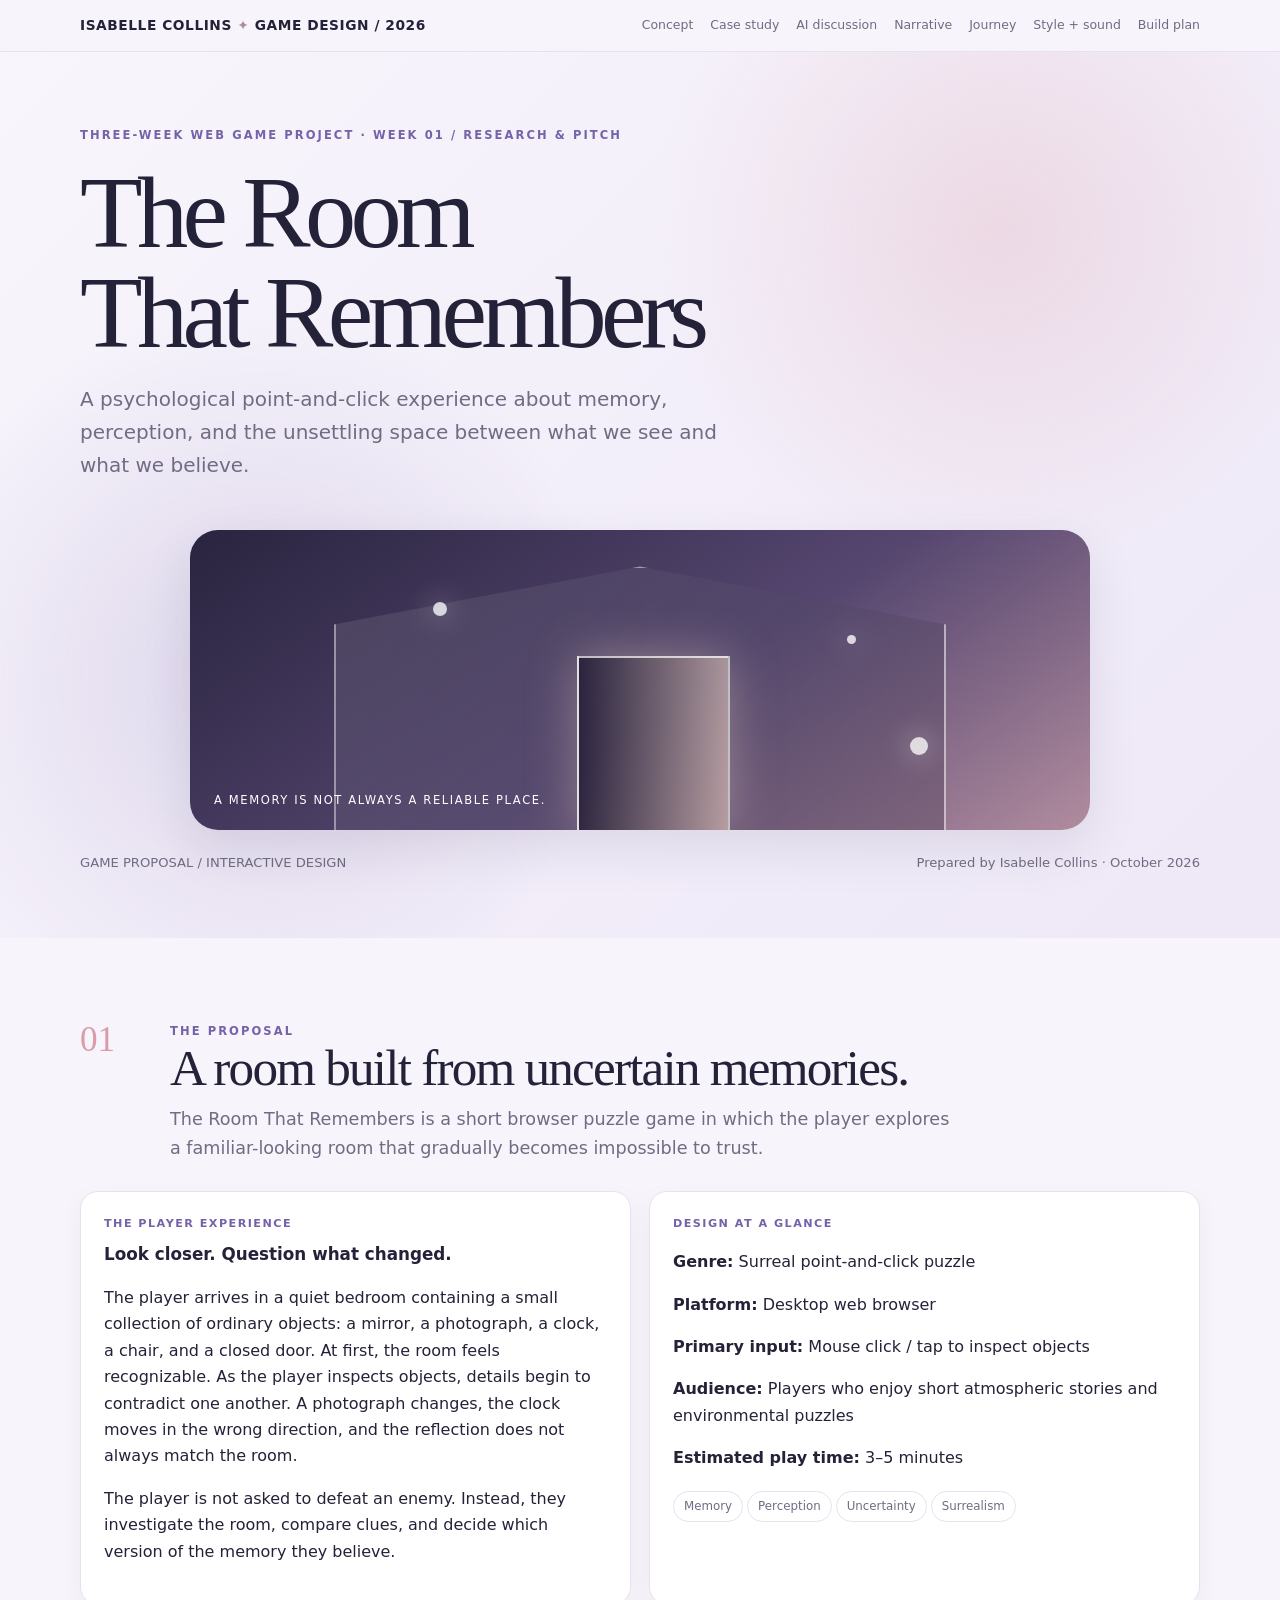
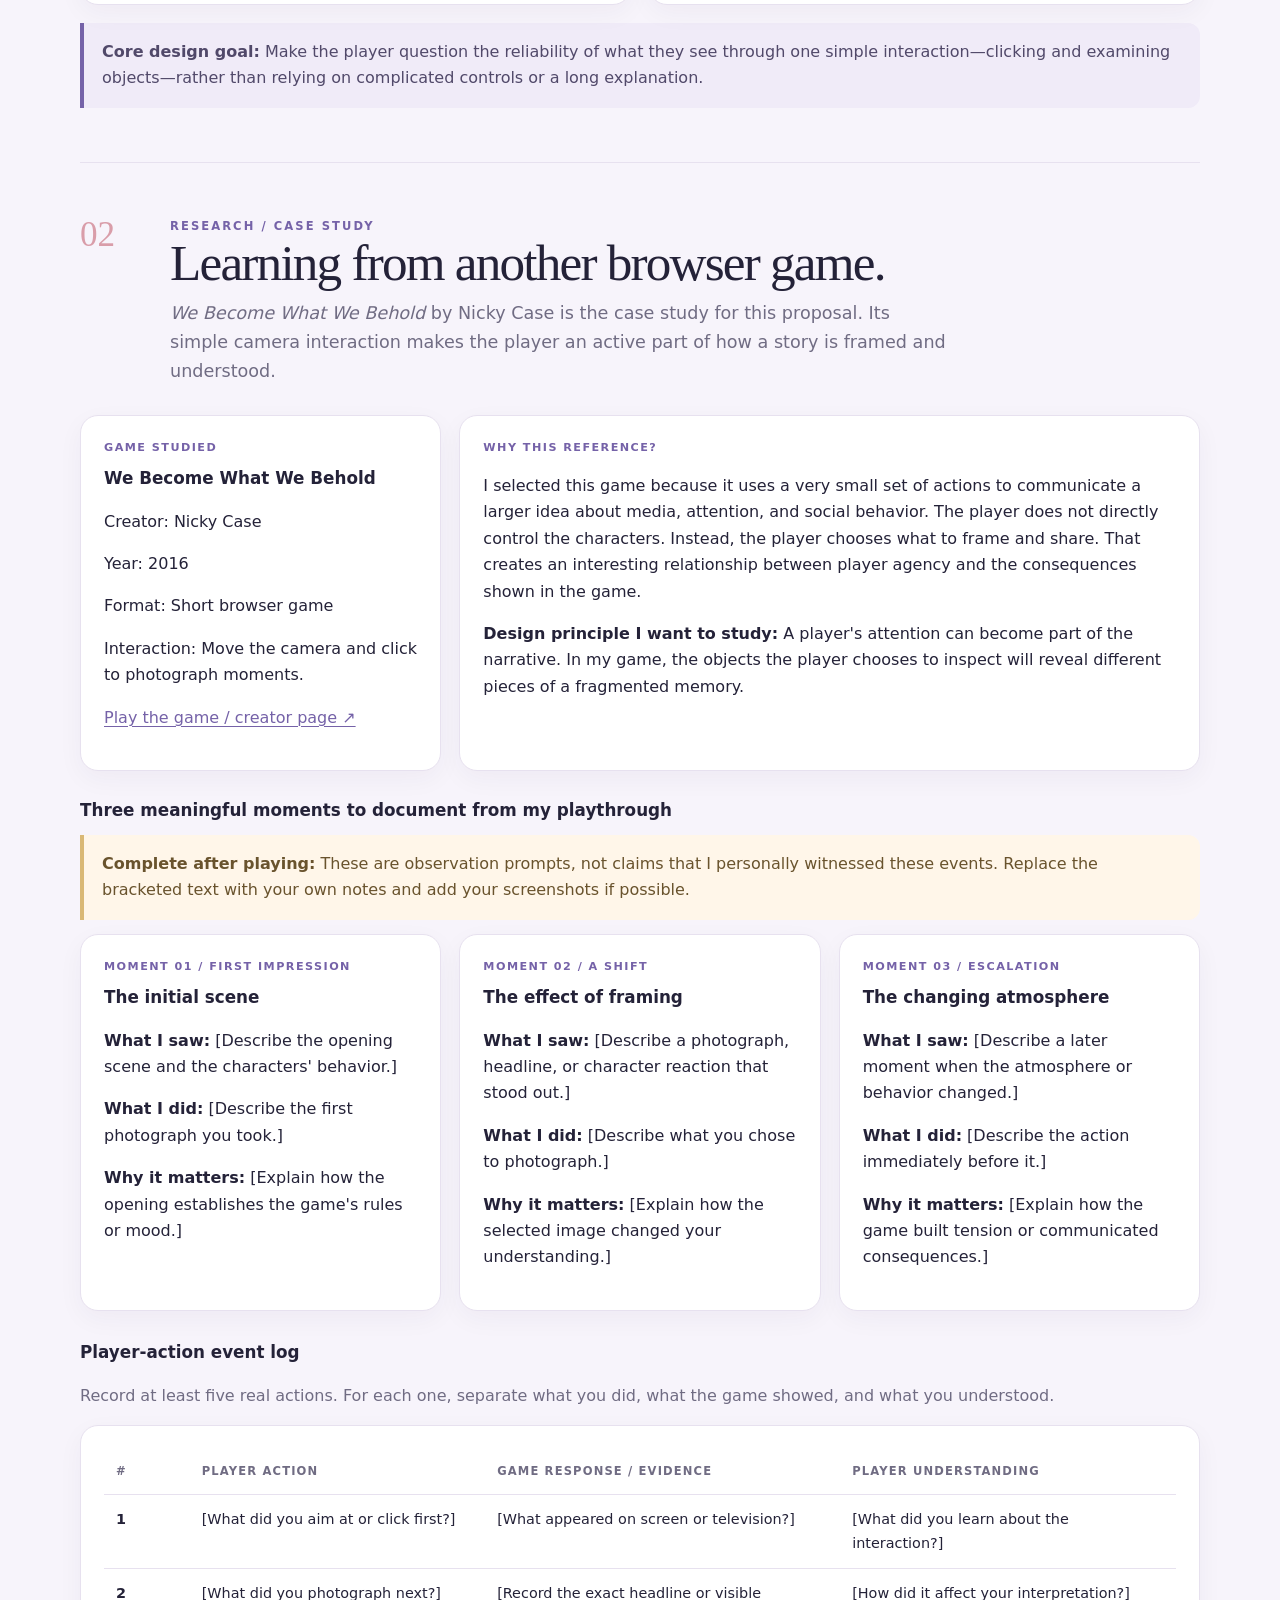
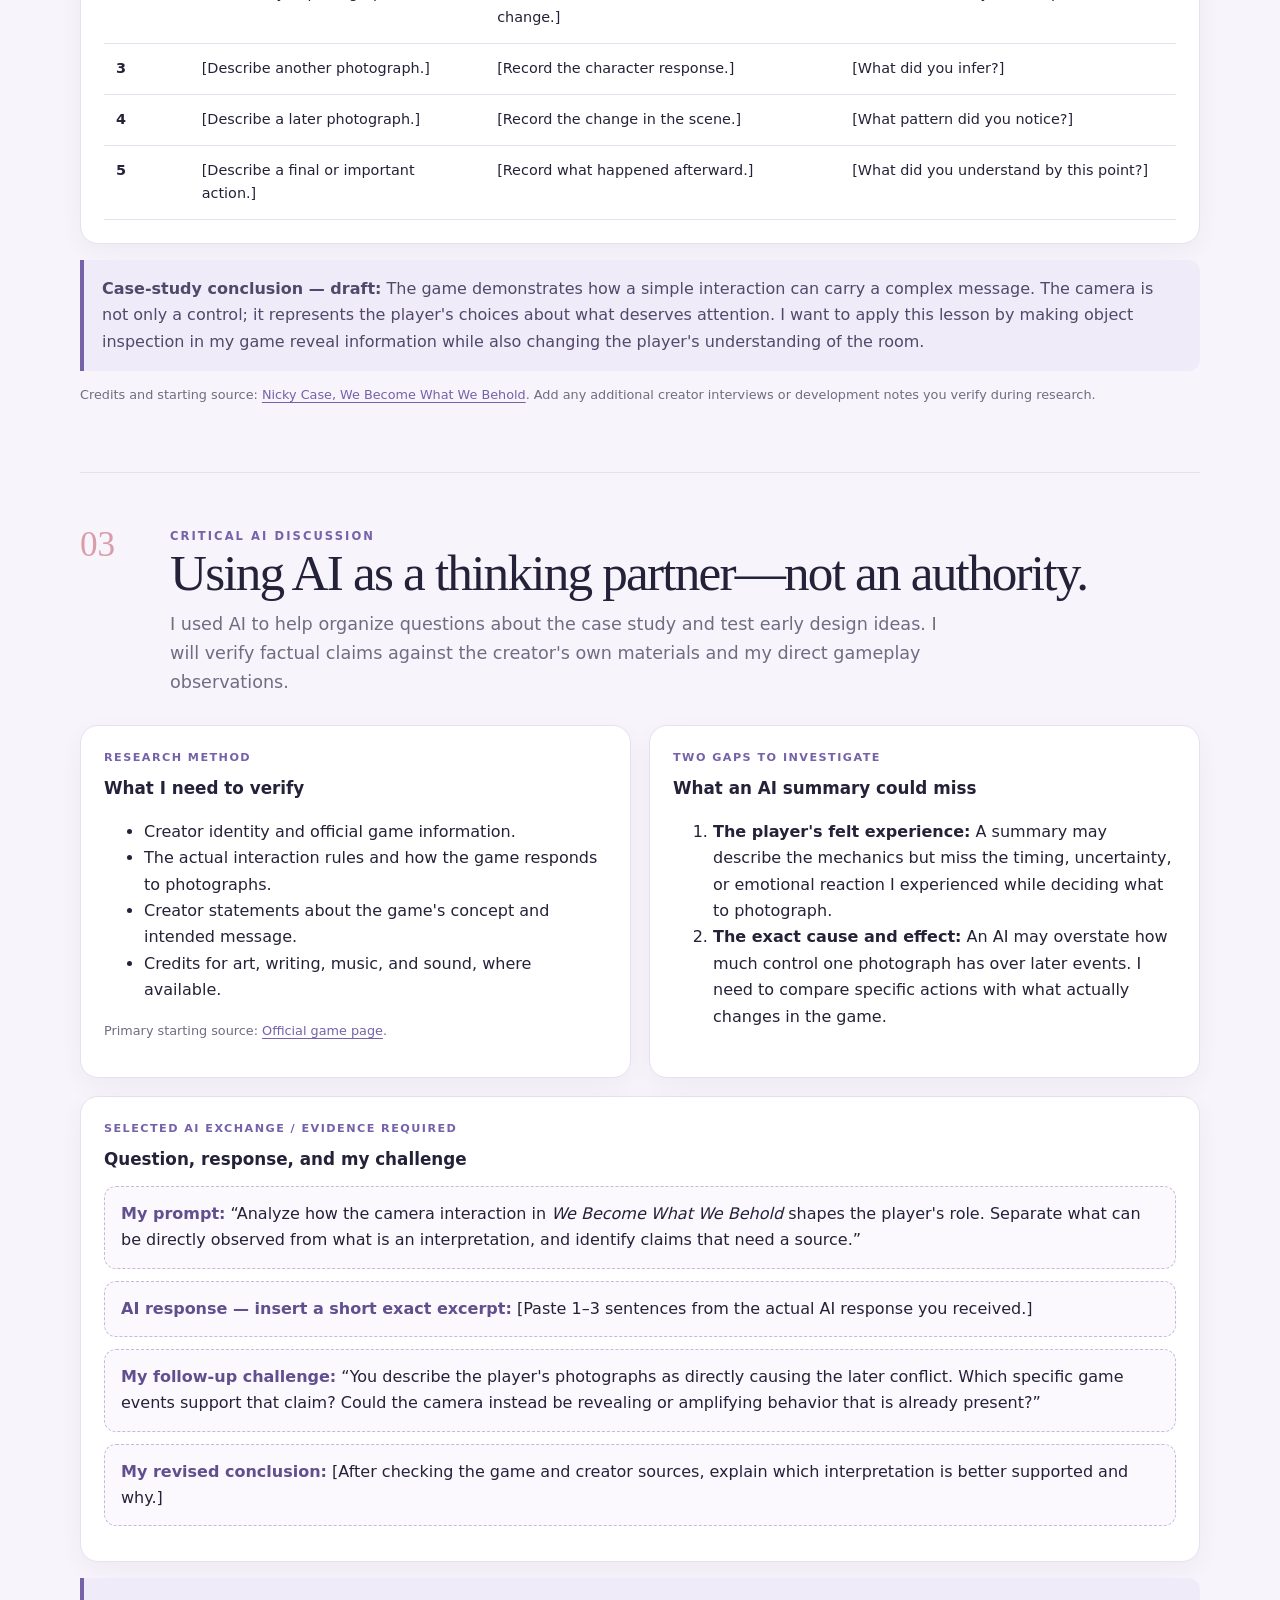
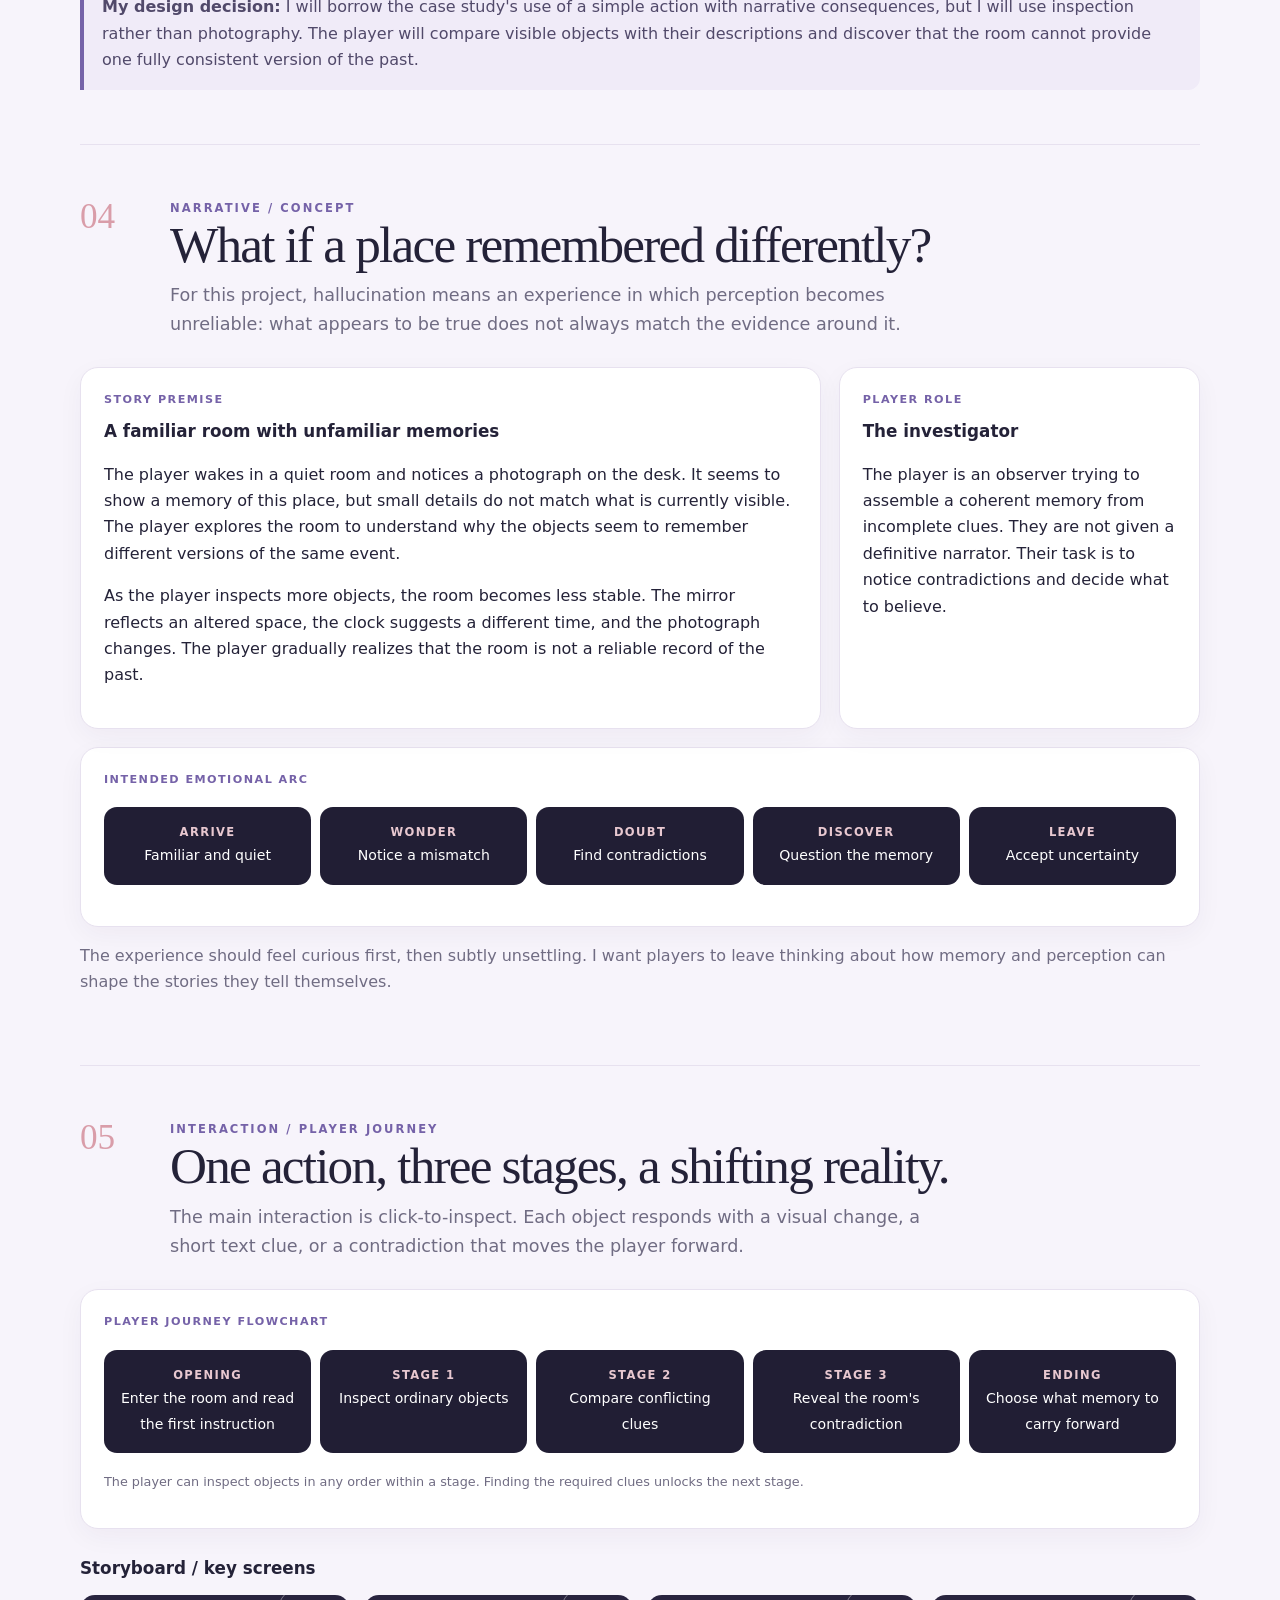
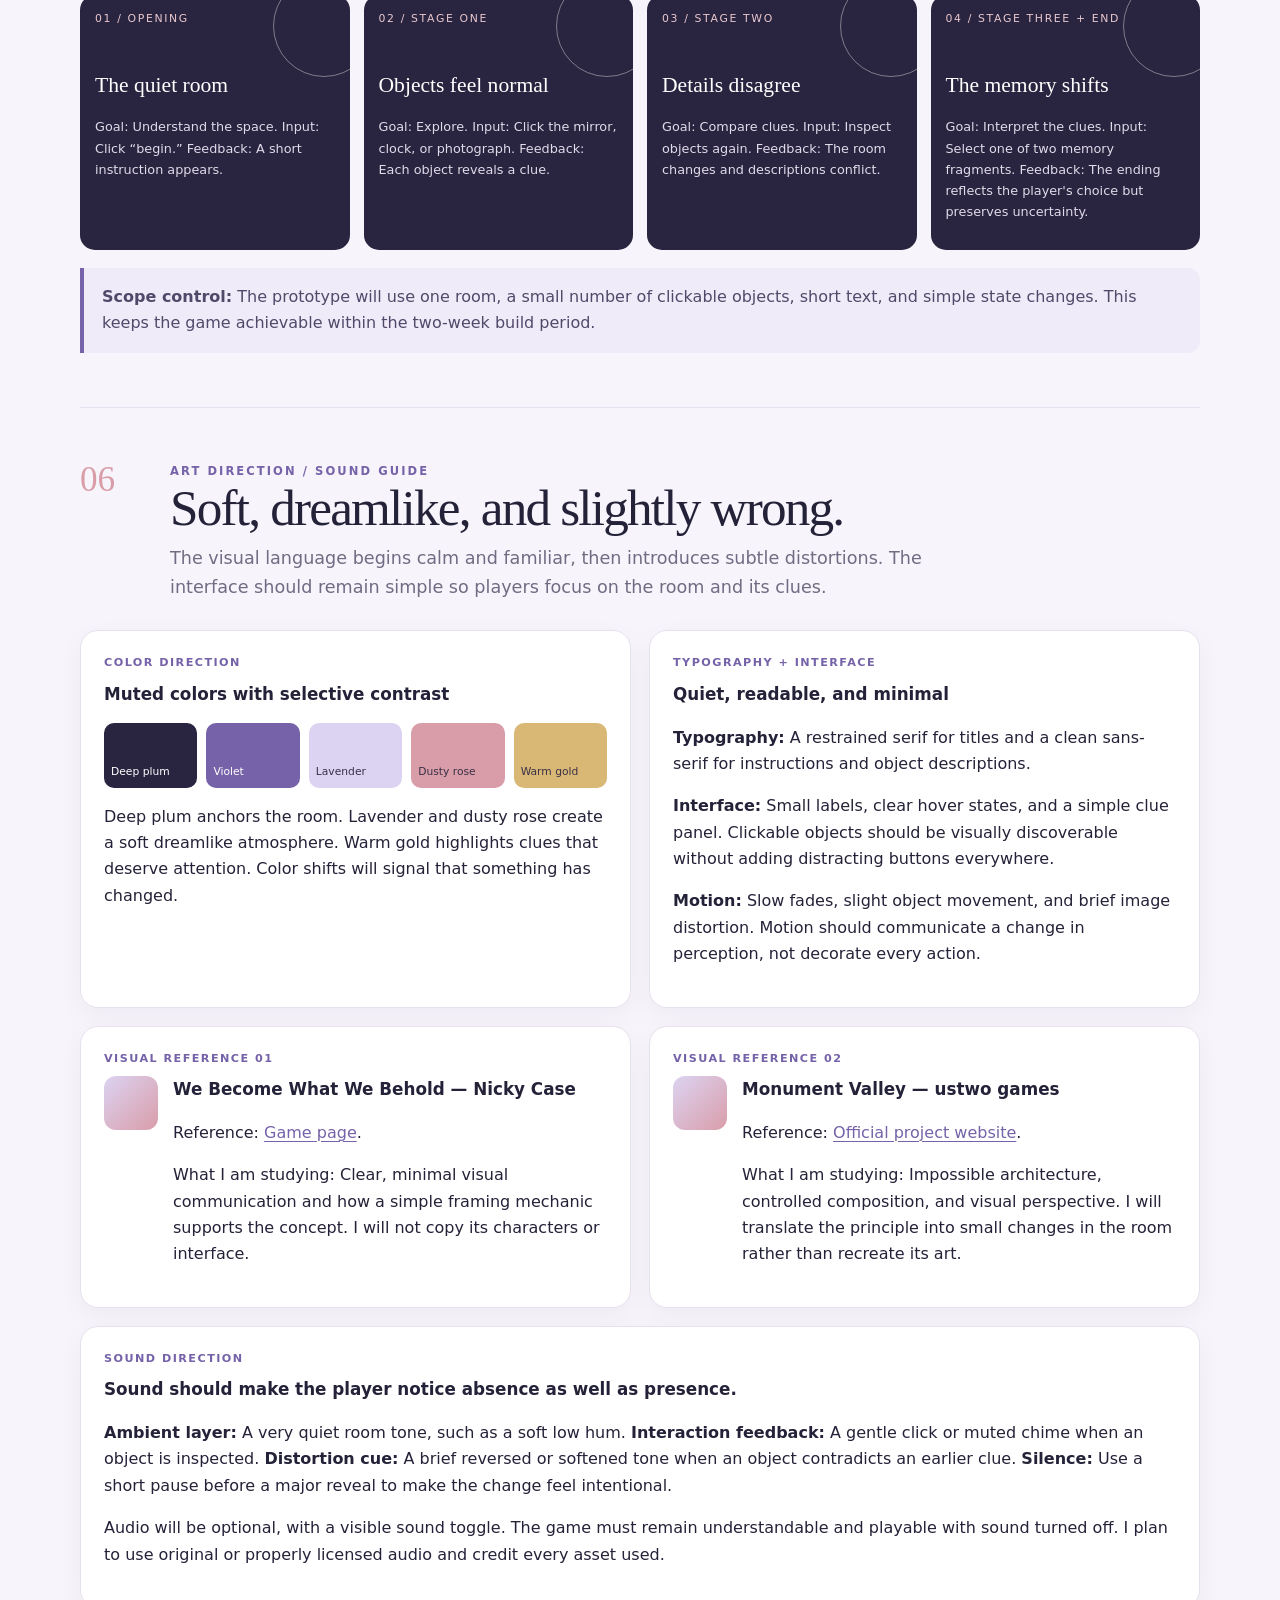
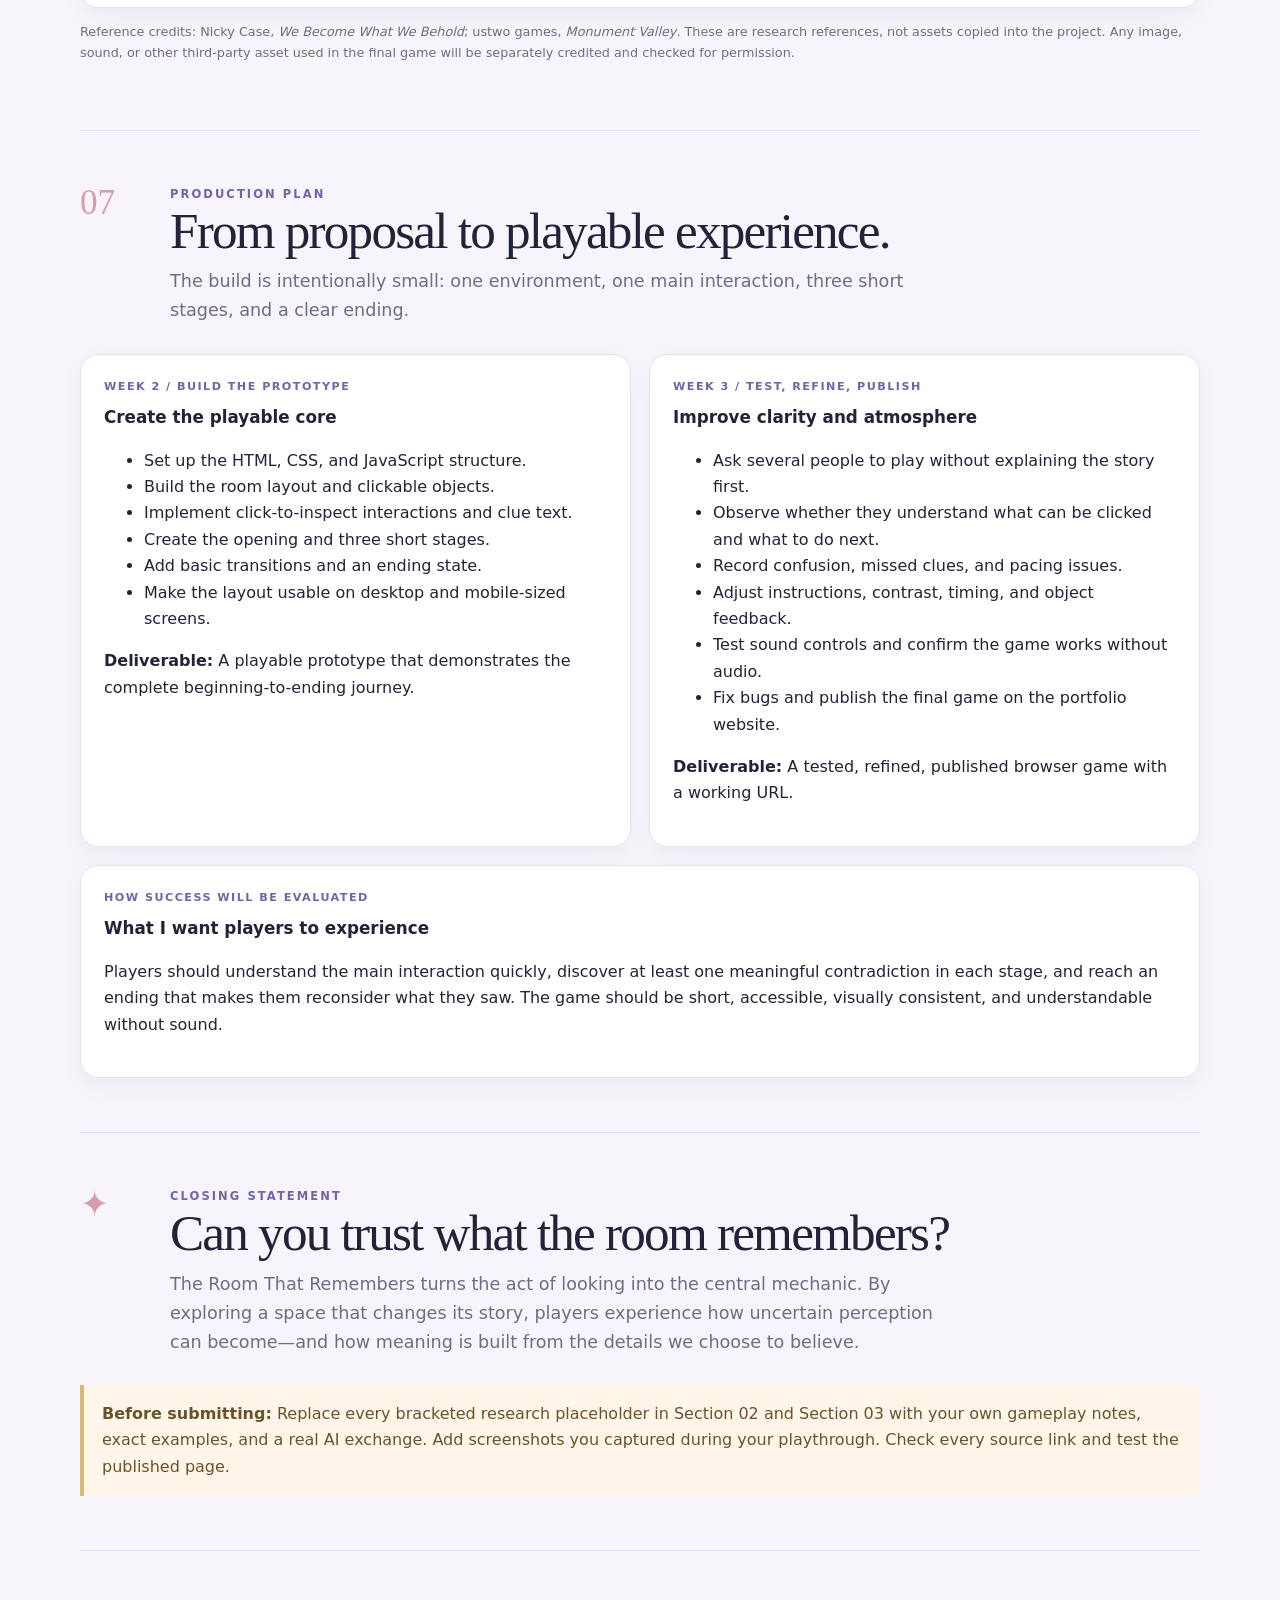
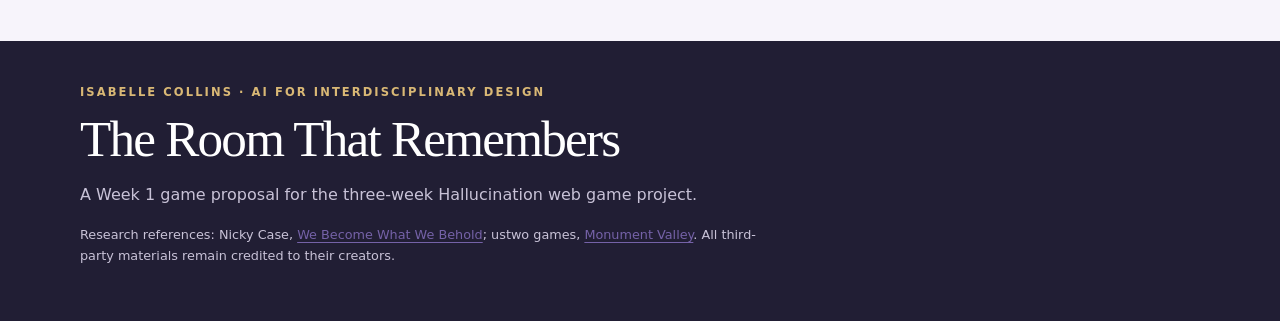
<file: hallucination-proposal.html>
<!DOCTYPE html>
<html lang="en">
<head>
<meta charset="UTF-8">
<meta name="viewport" content="width=device-width, initial-scale=1.0">
<meta name="description" content="The Room That Remembers — a browser game proposal about memory, perception, and hallucination.">
<title>The Room That Remembers | Game Proposal</title>
<style>
:root{
  --ink:#242238;--muted:#706c83;--paper:#f7f4fb;--white:#fff;
  --lav:#dcd3f2;--violet:#7562a8;--rose:#d99da9;--gold:#d9b875;
  --line:#e7e1ef;--dark:#211e34;--shadow:0 18px 50px rgba(39,29,67,.10);
}
*{box-sizing:border-box}
html{scroll-behavior:smooth}
body{margin:0;background:var(--paper);color:var(--ink);font-family:Inter,ui-sans-serif,system-ui,-apple-system,BlinkMacSystemFont,"Segoe UI",sans-serif;line-height:1.65}
a{color:var(--violet);text-decoration-thickness:1px;text-underline-offset:3px}
a:hover{color:#493c73}
.wrap{width:min(1120px,calc(100% - 40px));margin:auto}
nav{position:sticky;top:0;z-index:10;background:rgba(247,244,251,.92);backdrop-filter:blur(14px);border-bottom:1px solid var(--line)}
.navinner{display:flex;align-items:center;justify-content:space-between;gap:20px;padding:14px 0}
.brand{font-weight:800;letter-spacing:.04em;font-size:.86rem}
.navlinks{display:flex;gap:17px;flex-wrap:wrap;font-size:.78rem}
.navlinks a{text-decoration:none;color:var(--muted)}
.hero{padding:74px 0 64px;background:radial-gradient(circle at 78% 20%,rgba(217,157,169,.26),transparent 28%),radial-gradient(circle at 20% 70%,rgba(117,98,168,.18),transparent 30%),linear-gradient(135deg,#f8f5fc,#eee8f7)}
.eyebrow{text-transform:uppercase;letter-spacing:.18em;font-size:.72rem;font-weight:800;color:var(--violet)}
h1{font-family:Georgia,serif;font-size:clamp(3rem,8vw,6.5rem);line-height:.98;letter-spacing:-.055em;margin:18px 0;max-width:850px;font-weight:500}
.subtitle{font-size:clamp(1rem,2vw,1.25rem);color:var(--muted);max-width:650px}
.heroart{margin:48px auto 0;max-width:900px;min-height:300px;border-radius:28px;overflow:hidden;position:relative;background:linear-gradient(145deg,#29243f,#55466f 55%,#b18c9f);box-shadow:var(--shadow);display:flex;align-items:center;justify-content:center}
.room{position:absolute;inset:12% 16% 0;border:2px solid rgba(255,255,255,.48);border-bottom:0;clip-path:polygon(50% 0,100% 22%,100% 100%,0 100%,0 22%);background:linear-gradient(135deg,rgba(255,255,255,.10),rgba(20,17,39,.22))}
.door{position:absolute;bottom:0;left:43%;width:17%;height:58%;border:2px solid rgba(255,255,255,.7);border-bottom:0;background:linear-gradient(90deg,rgba(16,13,32,.6),rgba(255,225,202,.5));box-shadow:0 0 45px rgba(255,225,202,.35)}
.orb{position:absolute;border-radius:50%;background:rgba(255,255,255,.78);box-shadow:0 0 28px rgba(255,255,255,.55)}
.o1{width:14px;height:14px;top:24%;left:27%}.o2{width:9px;height:9px;top:35%;right:26%}.o3{width:18px;height:18px;bottom:25%;right:18%}
.artlabel{position:absolute;bottom:20px;left:24px;color:#fff;font-size:.72rem;letter-spacing:.14em;text-transform:uppercase}
.herofoot{display:flex;justify-content:space-between;gap:20px;flex-wrap:wrap;margin-top:22px;color:var(--muted);font-size:.82rem}
main{padding:30px 0 90px}
section{padding:54px 0;border-bottom:1px solid var(--line);scroll-margin-top:80px}
.sectionhead{display:grid;grid-template-columns:70px 1fr;gap:20px;align-items:start;margin-bottom:28px}
.num{font-family:Georgia,serif;font-size:2.2rem;color:var(--rose);line-height:1}
h2{font-family:Georgia,serif;font-size:clamp(2rem,4vw,3.2rem);line-height:1.05;font-weight:500;letter-spacing:-.035em;margin:0 0 10px}
h3{font-size:1.05rem;margin:0 0 8px}
.lead{font-size:1.1rem;color:var(--muted);max-width:780px;margin:0}
.grid{display:grid;grid-template-columns:repeat(12,1fr);gap:18px}
.card{background:var(--white);border:1px solid var(--line);border-radius:18px;padding:23px;box-shadow:0 8px 26px rgba(39,29,67,.045)}
.span6{grid-column:span 6}.span4{grid-column:span 4}.span8{grid-column:span 8}.span12{grid-column:span 12}
.kicker{font-size:.7rem;text-transform:uppercase;letter-spacing:.13em;color:var(--violet);font-weight:800;margin-bottom:8px}
.muted{color:var(--muted)}
.pill{display:inline-block;border:1px solid var(--line);border-radius:99px;padding:5px 10px;font-size:.74rem;color:var(--muted);margin:3px 4px 3px 0}
.note{background:#f0ebf8;border-left:4px solid var(--violet);padding:16px 18px;border-radius:0 12px 12px 0;color:#51496a}
.warning{background:#fff6e9;border-left:4px solid var(--gold);padding:16px 18px;border-radius:0 12px 12px 0;color:#69532d}
table{width:100%;border-collapse:collapse;font-size:.9rem}
th,td{text-align:left;vertical-align:top;padding:13px 12px;border-bottom:1px solid var(--line)}
th{font-size:.72rem;text-transform:uppercase;letter-spacing:.1em;color:var(--muted)}
td:first-child{font-weight:750;width:8%}
.flow{display:flex;align-items:stretch;gap:9px;flex-wrap:wrap;margin:18px 0}
.flow div{flex:1;min-width:125px;background:var(--dark);color:#fff;padding:16px;border-radius:13px;text-align:center}
.flow b{display:block;color:#e8c8d0;font-size:.72rem;letter-spacing:.12em;text-transform:uppercase}
.flow span{font-size:.88rem}
.story{display:grid;grid-template-columns:repeat(4,1fr);gap:14px}
.frame{background:#29243f;border-radius:15px;min-height:180px;padding:15px;color:#fff;position:relative;overflow:hidden}
.frame:before{content:"";position:absolute;width:100px;height:100px;border:1px solid rgba(255,255,255,.4);border-radius:50%;right:-25px;top:-20px}
.frame .frameNo{font-size:.68rem;letter-spacing:.15em;color:#e8c8d0}
.frame h3{font-family:Georgia,serif;font-size:1.35rem;font-weight:500;margin-top:40px}
.frame p{font-size:.8rem;color:#e0dbea}
.palette{display:flex;gap:9px;margin:14px 0}
.swatch{height:65px;flex:1;border-radius:10px;display:flex;align-items:end;padding:7px;color:#fff;font-size:.67rem}
.ref{display:flex;gap:15px;align-items:flex-start}
.refmark{width:54px;height:54px;border-radius:12px;background:linear-gradient(135deg,var(--lav),var(--rose));flex:none}
footer{background:var(--dark);color:#fff;padding:42px 0}
footer p{color:#c8c2d7;max-width:700px}
.small{font-size:.8rem}
.todo{border:1px dashed #c8b9dc;background:#fbf9fe;padding:14px 16px;border-radius:12px;margin:12px 0}
.todo strong{color:#624f8e}
@media(max-width:760px){
 .navinner{align-items:flex-start;flex-direction:column}.navlinks{gap:10px}
 .sectionhead{grid-template-columns:42px 1fr;gap:12px}
 .span6,.span4,.span8{grid-column:span 12}
 .story{grid-template-columns:repeat(2,1fr)}
 .hero{padding-top:50px}.heroart{min-height:230px}
 table{font-size:.8rem}th,td{padding:9px 7px}
}
@media(max-width:430px){.story{grid-template-columns:1fr}.wrap{width:min(100% - 28px,1120px)}}
</style>
</head>
<body>
<nav><div class="wrap navinner">
  <div class="brand">ISABELLE COLLINS <span style="color:#b18c9f">✦</span> GAME DESIGN / 2026</div>
  <div class="navlinks">
    <a href="#concept">Concept</a><a href="#case-study">Case study</a><a href="#ai">AI discussion</a>
    <a href="#narrative">Narrative</a><a href="#journey">Journey</a><a href="#style">Style + sound</a><a href="#plan">Build plan</a>
  </div>
</div></nav>

<header class="hero">
<div class="wrap">
  <div class="eyebrow">Three-week web game project · Week 01 / Research & pitch</div>
  <h1>The Room<br>That Remembers</h1>
  <p class="subtitle">A psychological point-and-click experience about memory, perception, and the unsettling space between what we see and what we believe.</p>
  <div class="heroart" role="img" aria-label="Abstract surreal room with a glowing doorway and floating lights">
    <div class="room"></div><div class="door"></div><div class="orb o1"></div><div class="orb o2"></div><div class="orb o3"></div>
    <div class="artlabel">A memory is not always a reliable place.</div>
  </div>
  <div class="herofoot"><span>GAME PROPOSAL / INTERACTIVE DESIGN</span><span>Prepared by Isabelle Collins · October 2026</span></div>
</div>
</header>

<main class="wrap">
<section id="concept">
  <div class="sectionhead"><div class="num">01</div><div><div class="eyebrow">The proposal</div><h2>A room built from uncertain memories.</h2><p class="lead">The Room That Remembers is a short browser puzzle game in which the player explores a familiar-looking room that gradually becomes impossible to trust.</p></div></div>
  <div class="grid">
    <article class="card span6"><div class="kicker">The player experience</div><h3>Look closer. Question what changed.</h3>
      <p>The player arrives in a quiet bedroom containing a small collection of ordinary objects: a mirror, a photograph, a clock, a chair, and a closed door. At first, the room feels recognizable. As the player inspects objects, details begin to contradict one another. A photograph changes, the clock moves in the wrong direction, and the reflection does not always match the room.</p>
      <p>The player is not asked to defeat an enemy. Instead, they investigate the room, compare clues, and decide which version of the memory they believe.</p>
    </article>
    <article class="card span6"><div class="kicker">Design at a glance</div>
      <p><strong>Genre:</strong> Surreal point-and-click puzzle</p><p><strong>Platform:</strong> Desktop web browser</p><p><strong>Primary input:</strong> Mouse click / tap to inspect objects</p><p><strong>Audience:</strong> Players who enjoy short atmospheric stories and environmental puzzles</p><p><strong>Estimated play time:</strong> 3–5 minutes</p>
      <div><span class="pill">Memory</span><span class="pill">Perception</span><span class="pill">Uncertainty</span><span class="pill">Surrealism</span></div>
    </article>
  </div>
  <div class="note" style="margin-top:18px"><strong>Core design goal:</strong> Make the player question the reliability of what they see through one simple interaction—clicking and examining objects—rather than relying on complicated controls or a long explanation.</div>
</section>

<section id="case-study">
  <div class="sectionhead"><div class="num">02</div><div><div class="eyebrow">Research / case study</div><h2>Learning from another browser game.</h2><p class="lead"><em>We Become What We Behold</em> by Nicky Case is the case study for this proposal. Its simple camera interaction makes the player an active part of how a story is framed and understood.</p></div></div>
  <div class="grid">
    <article class="card span4"><div class="kicker">Game studied</div><h3>We Become What We Behold</h3><p>Creator: Nicky Case</p><p>Year: 2016</p><p>Format: Short browser game</p><p>Interaction: Move the camera and click to photograph moments.</p><p><a href="https://ncase.itch.io/wbwwb" target="_blank" rel="noopener">Play the game / creator page ↗</a></p></article>
    <article class="card span8"><div class="kicker">Why this reference?</div><p>I selected this game because it uses a very small set of actions to communicate a larger idea about media, attention, and social behavior. The player does not directly control the characters. Instead, the player chooses what to frame and share. That creates an interesting relationship between player agency and the consequences shown in the game.</p><p><strong>Design principle I want to study:</strong> A player's attention can become part of the narrative. In my game, the objects the player chooses to inspect will reveal different pieces of a fragmented memory.</p></article>
  </div>
  <h3 style="margin:26px 0 10px">Three meaningful moments to document from my playthrough</h3>
  <div class="warning"><strong>Complete after playing:</strong> These are observation prompts, not claims that I personally witnessed these events. Replace the bracketed text with your own notes and add your screenshots if possible.</div>
  <div class="grid" style="margin-top:14px">
    <article class="card span4"><div class="kicker">Moment 01 / First impression</div><h3>The initial scene</h3><p><strong>What I saw:</strong> [Describe the opening scene and the characters' behavior.]</p><p><strong>What I did:</strong> [Describe the first photograph you took.]</p><p><strong>Why it matters:</strong> [Explain how the opening establishes the game's rules or mood.]</p></article>
    <article class="card span4"><div class="kicker">Moment 02 / A shift</div><h3>The effect of framing</h3><p><strong>What I saw:</strong> [Describe a photograph, headline, or character reaction that stood out.]</p><p><strong>What I did:</strong> [Describe what you chose to photograph.]</p><p><strong>Why it matters:</strong> [Explain how the selected image changed your understanding.]</p></article>
    <article class="card span4"><div class="kicker">Moment 03 / Escalation</div><h3>The changing atmosphere</h3><p><strong>What I saw:</strong> [Describe a later moment when the atmosphere or behavior changed.]</p><p><strong>What I did:</strong> [Describe the action immediately before it.]</p><p><strong>Why it matters:</strong> [Explain how the game built tension or communicated consequences.]</p></article>
  </div>
  <h3 style="margin:28px 0 10px">Player-action event log</h3>
  <p class="muted">Record at least five real actions. For each one, separate what you did, what the game showed, and what you understood.</p>
  <div class="card" style="overflow-x:auto">
    <table><thead><tr><th>#</th><th>Player action</th><th>Game response / evidence</th><th>Player understanding</th></tr></thead><tbody>
      <tr><td>1</td><td>[What did you aim at or click first?]</td><td>[What appeared on screen or television?]</td><td>[What did you learn about the interaction?]</td></tr>
      <tr><td>2</td><td>[What did you photograph next?]</td><td>[Record the exact headline or visible change.]</td><td>[How did it affect your interpretation?]</td></tr>
      <tr><td>3</td><td>[Describe another photograph.]</td><td>[Record the character response.]</td><td>[What did you infer?]</td></tr>
      <tr><td>4</td><td>[Describe a later photograph.]</td><td>[Record the change in the scene.]</td><td>[What pattern did you notice?]</td></tr>
      <tr><td>5</td><td>[Describe a final or important action.]</td><td>[Record what happened afterward.]</td><td>[What did you understand by this point?]</td></tr>
    </tbody></table>
  </div>
  <div class="note" style="margin-top:16px"><strong>Case-study conclusion — draft:</strong> The game demonstrates how a simple interaction can carry a complex message. The camera is not only a control; it represents the player's choices about what deserves attention. I want to apply this lesson by making object inspection in my game reveal information while also changing the player's understanding of the room.</div>
  <p class="small muted">Credits and starting source: <a href="https://ncase.itch.io/wbwwb" target="_blank" rel="noopener">Nicky Case, We Become What We Behold</a>. Add any additional creator interviews or development notes you verify during research.</p>
</section>

<section id="ai">
  <div class="sectionhead"><div class="num">03</div><div><div class="eyebrow">Critical AI discussion</div><h2>Using AI as a thinking partner—not an authority.</h2><p class="lead">I used AI to help organize questions about the case study and test early design ideas. I will verify factual claims against the creator's own materials and my direct gameplay observations.</p></div></div>
  <div class="grid">
    <article class="card span6"><div class="kicker">Research method</div><h3>What I need to verify</h3><ul><li>Creator identity and official game information.</li><li>The actual interaction rules and how the game responds to photographs.</li><li>Creator statements about the game's concept and intended message.</li><li>Credits for art, writing, music, and sound, where available.</li></ul><p class="small muted">Primary starting source: <a href="https://ncase.itch.io/wbwwb" target="_blank" rel="noopener">Official game page</a>.</p></article>
    <article class="card span6"><div class="kicker">Two gaps to investigate</div><h3>What an AI summary could miss</h3><ol><li><strong>The player's felt experience:</strong> A summary may describe the mechanics but miss the timing, uncertainty, or emotional reaction I experienced while deciding what to photograph.</li><li><strong>The exact cause and effect:</strong> An AI may overstate how much control one photograph has over later events. I need to compare specific actions with what actually changes in the game.</li></ol></article>
  </div>
  <div class="card" style="margin-top:18px"><div class="kicker">Selected AI exchange / evidence required</div><h3>Question, response, and my challenge</h3>
    <div class="todo"><strong>My prompt:</strong> “Analyze how the camera interaction in <em>We Become What We Behold</em> shapes the player's role. Separate what can be directly observed from what is an interpretation, and identify claims that need a source.”</div>
    <div class="todo"><strong>AI response — insert a short exact excerpt:</strong> [Paste 1–3 sentences from the actual AI response you received.]</div>
    <div class="todo"><strong>My follow-up challenge:</strong> “You describe the player's photographs as directly causing the later conflict. Which specific game events support that claim? Could the camera instead be revealing or amplifying behavior that is already present?”</div>
    <div class="todo"><strong>My revised conclusion:</strong> [After checking the game and creator sources, explain which interpretation is better supported and why.]</div>
  </div>
  <div class="note" style="margin-top:16px"><strong>My design decision:</strong> I will borrow the case study's use of a simple action with narrative consequences, but I will use inspection rather than photography. The player will compare visible objects with their descriptions and discover that the room cannot provide one fully consistent version of the past.</div>
</section>

<section id="narrative">
  <div class="sectionhead"><div class="num">04</div><div><div class="eyebrow">Narrative / concept</div><h2>What if a place remembered differently?</h2><p class="lead">For this project, hallucination means an experience in which perception becomes unreliable: what appears to be true does not always match the evidence around it.</p></div></div>
  <div class="grid">
    <article class="card span8"><div class="kicker">Story premise</div><h3>A familiar room with unfamiliar memories</h3><p>The player wakes in a quiet room and notices a photograph on the desk. It seems to show a memory of this place, but small details do not match what is currently visible. The player explores the room to understand why the objects seem to remember different versions of the same event.</p><p>As the player inspects more objects, the room becomes less stable. The mirror reflects an altered space, the clock suggests a different time, and the photograph changes. The player gradually realizes that the room is not a reliable record of the past.</p></article>
    <article class="card span4"><div class="kicker">Player role</div><h3>The investigator</h3><p>The player is an observer trying to assemble a coherent memory from incomplete clues. They are not given a definitive narrator. Their task is to notice contradictions and decide what to believe.</p></article>
  </div>
  <div class="card" style="margin-top:18px"><div class="kicker">Intended emotional arc</div><div class="flow"><div><b>Arrive</b><span>Familiar and quiet</span></div><div><b>Wonder</b><span>Notice a mismatch</span></div><div><b>Doubt</b><span>Find contradictions</span></div><div><b>Discover</b><span>Question the memory</span></div><div><b>Leave</b><span>Accept uncertainty</span></div></div></div>
  <p class="muted">The experience should feel curious first, then subtly unsettling. I want players to leave thinking about how memory and perception can shape the stories they tell themselves.</p>
</section>

<section id="journey">
  <div class="sectionhead"><div class="num">05</div><div><div class="eyebrow">Interaction / player journey</div><h2>One action, three stages, a shifting reality.</h2><p class="lead">The main interaction is click-to-inspect. Each object responds with a visual change, a short text clue, or a contradiction that moves the player forward.</p></div></div>
  <div class="card"><div class="kicker">Player journey flowchart</div>
    <div class="flow"><div><b>Opening</b><span>Enter the room and read the first instruction</span></div><div><b>Stage 1</b><span>Inspect ordinary objects</span></div><div><b>Stage 2</b><span>Compare conflicting clues</span></div><div><b>Stage 3</b><span>Reveal the room's contradiction</span></div><div><b>Ending</b><span>Choose what memory to carry forward</span></div></div>
    <p class="small muted">The player can inspect objects in any order within a stage. Finding the required clues unlocks the next stage.</p>
  </div>
  <h3 style="margin:26px 0 12px">Storyboard / key screens</h3>
  <div class="story">
    <article class="frame"><div class="frameNo">01 / OPENING</div><h3>The quiet room</h3><p>Goal: Understand the space. Input: Click “begin.” Feedback: A short instruction appears.</p></article>
    <article class="frame"><div class="frameNo">02 / STAGE ONE</div><h3>Objects feel normal</h3><p>Goal: Explore. Input: Click the mirror, clock, or photograph. Feedback: Each object reveals a clue.</p></article>
    <article class="frame"><div class="frameNo">03 / STAGE TWO</div><h3>Details disagree</h3><p>Goal: Compare clues. Input: Inspect objects again. Feedback: The room changes and descriptions conflict.</p></article>
    <article class="frame"><div class="frameNo">04 / STAGE THREE + END</div><h3>The memory shifts</h3><p>Goal: Interpret the clues. Input: Select one of two memory fragments. Feedback: The ending reflects the player's choice but preserves uncertainty.</p></article>
  </div>
  <div class="note" style="margin-top:18px"><strong>Scope control:</strong> The prototype will use one room, a small number of clickable objects, short text, and simple state changes. This keeps the game achievable within the two-week build period.</div>
</section>

<section id="style">
  <div class="sectionhead"><div class="num">06</div><div><div class="eyebrow">Art direction / sound guide</div><h2>Soft, dreamlike, and slightly wrong.</h2><p class="lead">The visual language begins calm and familiar, then introduces subtle distortions. The interface should remain simple so players focus on the room and its clues.</p></div></div>
  <div class="grid">
    <article class="card span6"><div class="kicker">Color direction</div><h3>Muted colors with selective contrast</h3><div class="palette"><div class="swatch" style="background:#29243f">Deep plum</div><div class="swatch" style="background:#7562a8">Violet</div><div class="swatch" style="background:#dcd3f2;color:#383047">Lavender</div><div class="swatch" style="background:#d99da9;color:#383047">Dusty rose</div><div class="swatch" style="background:#d9b875;color:#383047">Warm gold</div></div><p>Deep plum anchors the room. Lavender and dusty rose create a soft dreamlike atmosphere. Warm gold highlights clues that deserve attention. Color shifts will signal that something has changed.</p></article>
    <article class="card span6"><div class="kicker">Typography + interface</div><h3>Quiet, readable, and minimal</h3><p><strong>Typography:</strong> A restrained serif for titles and a clean sans-serif for instructions and object descriptions.</p><p><strong>Interface:</strong> Small labels, clear hover states, and a simple clue panel. Clickable objects should be visually discoverable without adding distracting buttons everywhere.</p><p><strong>Motion:</strong> Slow fades, slight object movement, and brief image distortion. Motion should communicate a change in perception, not decorate every action.</p></article>
    <article class="card span6"><div class="kicker">Visual reference 01</div><div class="ref"><div class="refmark"></div><div><h3>We Become What We Behold — Nicky Case</h3><p>Reference: <a href="https://ncase.itch.io/wbwwb" target="_blank" rel="noopener">Game page</a>.</p><p>What I am studying: Clear, minimal visual communication and how a simple framing mechanic supports the concept. I will not copy its characters or interface.</p></div></div></article>
    <article class="card span6"><div class="kicker">Visual reference 02</div><div class="ref"><div class="refmark"></div><div><h3>Monument Valley — ustwo games</h3><p>Reference: <a href="https://www.monumentvalleygame.com/" target="_blank" rel="noopener">Official project website</a>.</p><p>What I am studying: Impossible architecture, controlled composition, and visual perspective. I will translate the principle into small changes in the room rather than recreate its art.</p></div></div></article>
    <article class="card span12"><div class="kicker">Sound direction</div><h3>Sound should make the player notice absence as well as presence.</h3><p><strong>Ambient layer:</strong> A very quiet room tone, such as a soft low hum. <strong>Interaction feedback:</strong> A gentle click or muted chime when an object is inspected. <strong>Distortion cue:</strong> A brief reversed or softened tone when an object contradicts an earlier clue. <strong>Silence:</strong> Use a short pause before a major reveal to make the change feel intentional.</p><p>Audio will be optional, with a visible sound toggle. The game must remain understandable and playable with sound turned off. I plan to use original or properly licensed audio and credit every asset used.</p></article>
  </div>
  <p class="small muted">Reference credits: Nicky Case, <em>We Become What We Behold</em>; ustwo games, <em>Monument Valley</em>. These are research references, not assets copied into the project. Any image, sound, or other third-party asset used in the final game will be separately credited and checked for permission.</p>
</section>

<section id="plan">
  <div class="sectionhead"><div class="num">07</div><div><div class="eyebrow">Production plan</div><h2>From proposal to playable experience.</h2><p class="lead">The build is intentionally small: one environment, one main interaction, three short stages, and a clear ending.</p></div></div>
  <div class="grid">
    <article class="card span6"><div class="kicker">Week 2 / Build the prototype</div><h3>Create the playable core</h3><ul><li>Set up the HTML, CSS, and JavaScript structure.</li><li>Build the room layout and clickable objects.</li><li>Implement click-to-inspect interactions and clue text.</li><li>Create the opening and three short stages.</li><li>Add basic transitions and an ending state.</li><li>Make the layout usable on desktop and mobile-sized screens.</li></ul><p><strong>Deliverable:</strong> A playable prototype that demonstrates the complete beginning-to-ending journey.</p></article>
    <article class="card span6"><div class="kicker">Week 3 / Test, refine, publish</div><h3>Improve clarity and atmosphere</h3><ul><li>Ask several people to play without explaining the story first.</li><li>Observe whether they understand what can be clicked and what to do next.</li><li>Record confusion, missed clues, and pacing issues.</li><li>Adjust instructions, contrast, timing, and object feedback.</li><li>Test sound controls and confirm the game works without audio.</li><li>Fix bugs and publish the final game on the portfolio website.</li></ul><p><strong>Deliverable:</strong> A tested, refined, published browser game with a working URL.</p></article>
    <article class="card span12"><div class="kicker">How success will be evaluated</div><h3>What I want players to experience</h3><p>Players should understand the main interaction quickly, discover at least one meaningful contradiction in each stage, and reach an ending that makes them reconsider what they saw. The game should be short, accessible, visually consistent, and understandable without sound.</p></article>
  </div>
</section>

<section id="closing">
  <div class="sectionhead"><div class="num">✦</div><div><div class="eyebrow">Closing statement</div><h2>Can you trust what the room remembers?</h2><p class="lead">The Room That Remembers turns the act of looking into the central mechanic. By exploring a space that changes its story, players experience how uncertain perception can become—and how meaning is built from the details we choose to believe.</p></div></div>
  <div class="warning"><strong>Before submitting:</strong> Replace every bracketed research placeholder in Section 02 and Section 03 with your own gameplay notes, exact examples, and a real AI exchange. Add screenshots you captured during your playthrough. Check every source link and test the published page.</div>
</section>
</main>
<footer><div class="wrap"><div class="eyebrow" style="color:#d9b875">Isabelle Collins · AI for Interdisciplinary Design</div><h2 style="color:white;margin-top:10px">The Room That Remembers</h2><p>A Week 1 game proposal for the three-week Hallucination web game project.</p><p class="small">Research references: Nicky Case, <a href="https://ncase.itch.io/wbwwb">We Become What We Behold</a>; ustwo games, <a href="https://www.monumentvalleygame.com/">Monument Valley</a>. All third-party materials remain credited to their creators.</p></div></footer>
</body>
</html>
</file>
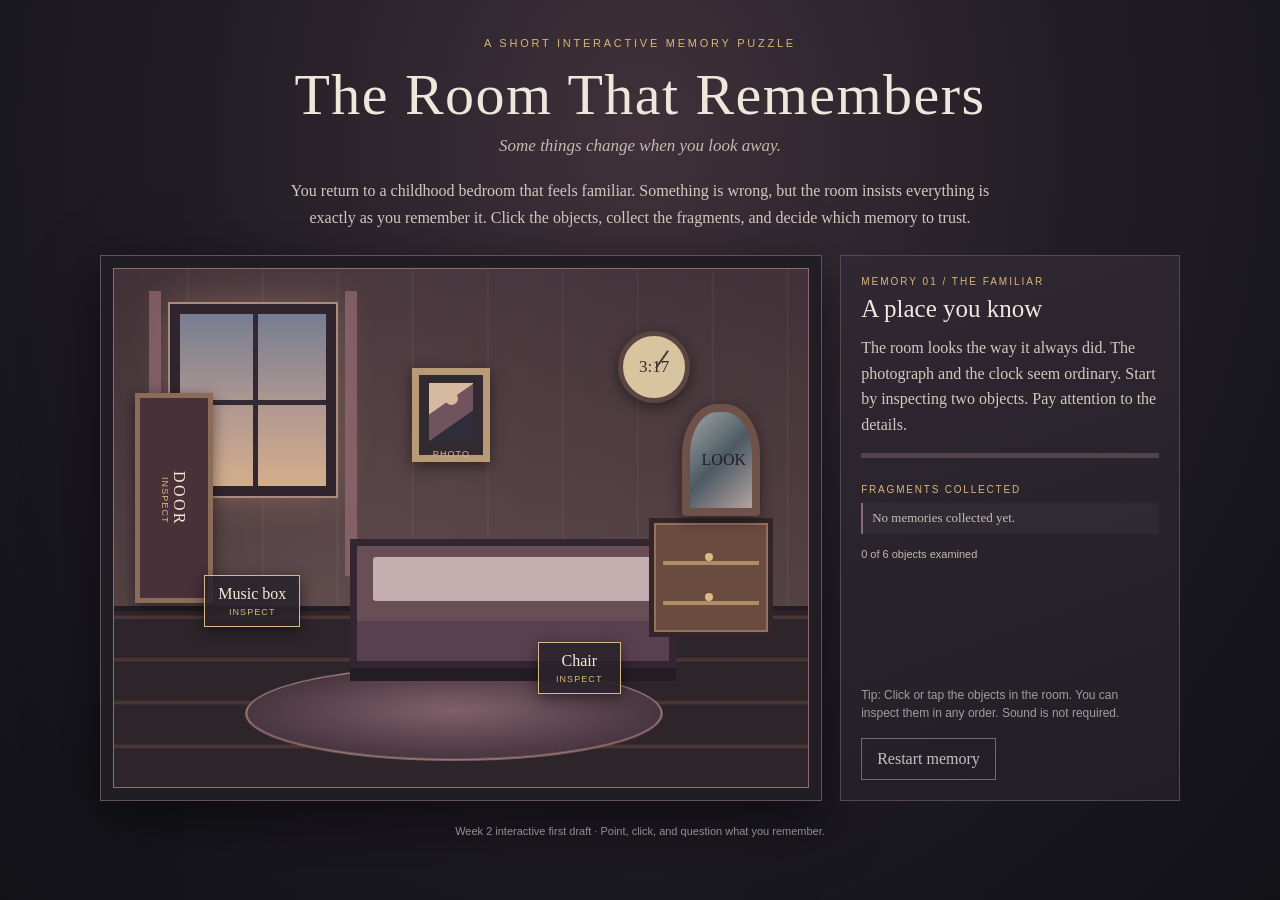
<file: the-room-that-remembers.html>
<!DOCTYPE html>
<html lang="en">
<head>
<meta charset="UTF-8">
<meta name="viewport" content="width=device-width, initial-scale=1.0">
<title>The Room That Remembers — Interactive Game Draft</title>
<style>
:root{--ink:#eee7dc;--muted:#b7aa9a;--gold:#d8b77a;--deep:#17151b;--panel:#26222b;--line:#514653;--rose:#9d707a}
*{box-sizing:border-box}
body{margin:0;background:radial-gradient(ellipse at 50% 15%,#40313a 0,#211d26 48%,#111116 100%);color:var(--ink);font-family:Georgia,"Times New Roman",serif;min-height:100vh}
button{font:inherit}
.shell{max-width:1120px;margin:auto;padding:26px 20px 50px}
header{text-align:center;margin:10px auto 22px}
.kicker{font:11px/1.4 Arial,sans-serif;letter-spacing:.25em;text-transform:uppercase;color:var(--gold)}
h1{font-size:clamp(34px,6vw,58px);font-weight:normal;letter-spacing:.025em;margin:10px 0 8px}
.subtitle{color:#c6b9b1;font-style:italic;font-size:17px}
.intro{max-width:720px;margin:20px auto 24px;color:#d5c9bf;line-height:1.65;text-align:center}
.layout{display:grid;grid-template-columns:minmax(0,1.7fr) minmax(250px,.8fr);gap:18px;align-items:stretch}
.room-wrap{background:#211d25;border:1px solid #65515a;padding:12px;box-shadow:0 18px 55px #0008}
.room{height:520px;position:relative;overflow:hidden;background:linear-gradient(180deg,#4b3940 0%,#604b4d 66%,#302932 66%,#211d24 100%);border:1px solid #8b6d6d;transition:filter .8s,background .8s}
.wallpaper{position:absolute;inset:0 0 34% 0;background:repeating-linear-gradient(90deg,transparent 0 72px,#ffffff08 73px 75px),linear-gradient(90deg,#0002,transparent 30%,#0002);border-bottom:5px solid #241d25}
.floor{position:absolute;bottom:0;left:0;right:0;height:34%;background:repeating-linear-gradient(0deg,#4a3635 0 3px,#2d252a 4px 42px);transform:perspective(280px) rotateX(3deg);transform-origin:top}
.window{position:absolute;top:35px;left:8%;width:24%;height:37%;border:10px solid #30252d;background:linear-gradient(180deg,#777d91,#b49a91 58%,#d3ae8b);box-shadow:0 0 0 2px #aa8c7d,0 0 35px #d6a67b55}
.window:before,.window:after{content:"";position:absolute;background:#342932}
.window:before{width:5px;height:100%;left:50%}
.window:after{height:5px;width:100%;top:50%}
.curtain{position:absolute;top:22px;left:5%;width:30%;height:55%;border-left:12px solid #9b6e78;border-right:12px solid #9b6e78;opacity:.65;pointer-events:none}
.rug{position:absolute;bottom:5%;left:19%;width:60%;height:20%;border-radius:50%;background:radial-gradient(ellipse,#80606a,#493640 70%,#30242c);border:2px solid #9d7777;transform:perspective(300px) rotateX(25deg)}
.bed{position:absolute;bottom:23%;left:34%;width:47%;height:25%;background:#6a4e56;border:7px solid #332630;box-shadow:0 13px 0 #241d25}
.bed:before{content:"";position:absolute;left:5%;right:5%;top:10%;height:38%;background:#c5aeb0;border-radius:3px}
.bed:after{content:"";position:absolute;left:0;right:0;bottom:0;height:35%;background:#59404e}
.dresser{position:absolute;bottom:29%;right:5%;width:18%;height:23%;background:#694b3f;border:5px solid #33252a;box-shadow:inset 0 0 0 2px #99705a}
.dresser:before{content:"";position:absolute;left:8%;right:8%;top:35%;height:4px;background:#b38c65;box-shadow:0 40px #b38c65}
.dresser:after{content:"";position:absolute;left:45%;top:28%;width:8px;height:8px;border-radius:50%;background:#d9bb86;box-shadow:0 40px #d9bb86}
.object{position:absolute;z-index:3;border:1px solid #d7b78b;background:#29232bdc;color:#f6e9d5;padding:9px 12px;min-width:78px;cursor:pointer;box-shadow:0 4px 14px #0007;transition:transform .2s,background .2s,border-color .2s}
.object:hover,.object:focus-visible{transform:translateY(-4px);background:#51404b;border-color:#f0d39d;outline:2px solid #f0d39d;outline-offset:2px}
.object small{display:block;color:#d9b77f;font:9px Arial,sans-serif;letter-spacing:.12em;text-transform:uppercase;margin-top:4px}
.object.inspected{border-color:#9eb39a;background:#29362f}
.object.inspected:after{content:" ✓";color:#b5d0a9}
.photo{top:19%;left:43%;width:76px;height:94px;background:#322a31;border:7px solid #b99a76;padding:0}
.photo .picture{margin:8px auto;width:44px;height:58px;background:linear-gradient(145deg,#d5b9a0 0 35%,#70545d 36% 65%,#302d3b 66%);position:relative}
.photo .picture:after{content:"";position:absolute;left:16px;top:9px;width:13px;height:13px;border-radius:50%;background:#d8b99d}
.clock{top:12%;right:17%;border-radius:50%;width:72px;height:72px;min-width:0;padding:0;background:#d9c4a0;color:#332b2b;border:5px solid #5a4543;font:17px Georgia}
.clock:after{content:"";position:absolute;width:2px;height:21px;background:#453a3a;left:32px;top:11px;transform:rotate(35deg);transform-origin:bottom}
.mirror{top:26%;right:7%;width:68px;height:112px;border-radius:45% 45% 4px 4px;background:linear-gradient(135deg,#9da5a5,#4d5a64 50%,#b4a3a0);color:#211d25;border:8px solid #6e5148}
.music{bottom:31%;left:13%;width:96px}
.chair{bottom:18%;right:27%;width:83px}
.door{top:24%;left:3%;width:54px;height:210px;background:#493039;border:5px solid #8a6c59;writing-mode:vertical-rl;letter-spacing:.15em}
.room.phase2{filter:saturate(.7) hue-rotate(10deg)}
.room.phase2 .window{background:linear-gradient(180deg,#545c72,#8b727c 55%,#bd947e)}
.room.phase2 .mirror{background:linear-gradient(135deg,#c8b2a5,#29323e 50%,#b7a0a0)}
.room.phase3{filter:saturate(.45) contrast(1.08) hue-rotate(25deg)}
.room.phase3 .window{background:linear-gradient(180deg,#222c42,#514357 55%,#92747b)}
.room.phase3 .bed{background:#483744}
.room.phase3 .rug{background:radial-gradient(ellipse,#55414e,#302631 70%,#1b1820)}
.side{background:linear-gradient(160deg,#302832,#211e26);border:1px solid #574752;padding:20px;display:flex;flex-direction:column;min-height:520px}
.phase-label{font:10px Arial,sans-serif;letter-spacing:.2em;text-transform:uppercase;color:var(--gold)}
h2{font-size:25px;font-weight:normal;margin:8px 0 12px}
.story{color:#d6c8be;line-height:1.6;min-height:104px}
.progress{height:5px;background:#51444c;margin:14px 0 18px}
.progress span{display:block;height:100%;width:0;background:var(--gold);transition:width .4s}
.clue-title{font:10px Arial,sans-serif;text-transform:uppercase;letter-spacing:.18em;color:var(--gold);margin:8px 0}
.clues{display:grid;gap:8px}
.clue{font-size:13px;line-height:1.45;color:#c8bdb7;border-left:2px solid #8b6d71;padding:6px 9px;background:#ffffff08}
.hint{margin-top:auto;padding-top:18px;color:#a99b9b;font:12px/1.5 Arial,sans-serif}
.status{font:11px Arial,sans-serif;color:#c7b7a8;margin-top:14px}
.controls{display:flex;gap:10px;flex-wrap:wrap;margin-top:16px}
.action{border:1px solid var(--gold);background:transparent;color:#f1dfc2;padding:11px 15px;cursor:pointer}
.action:hover{background:#d8b77a;color:#211b20}
.action.secondary{border-color:#786772;color:#cbbdc0}
.modal{position:fixed;inset:0;background:#09080cbb;display:none;align-items:center;justify-content:center;padding:20px;z-index:10}
.modal.show{display:flex}
.modal-card{max-width:520px;width:100%;background:#29232c;border:1px solid var(--gold);padding:30px;box-shadow:0 20px 70px #000b}
.modal-card h2{font-size:30px}
.modal-card p{color:#d8cbc1;line-height:1.7}
.ending{display:none;margin-top:18px;padding:18px;border:1px solid #9d7d83;background:#ffffff09}
.ending.show{display:block}
footer{text-align:center;margin:22px auto 0;color:#998d90;font:11px/1.5 Arial,sans-serif}
@media(max-width:800px){.layout{grid-template-columns:1fr}.room{height:480px}.side{min-height:0}.story{min-height:0}.hint{margin-top:16px}}
@media(max-width:480px){.shell{padding:18px 12px}.room{height:390px}.window{height:30%}.bed{left:29%;width:52%;bottom:23%}.object{font-size:12px;padding:7px 8px}.photo{left:40%;top:18%}.clock{right:15%;top:10%;width:58px;height:58px}.clock:after{left:25px}.mirror{right:5%;top:25%;height:90px;width:55px}.music{left:8%;bottom:31%}.chair{right:22%;bottom:17%}.door{height:175px;left:2%;top:25%}}
</style>
</head>
<body>
<div class="shell">
<header>
  <div class="kicker">A short interactive memory puzzle</div>
  <h1>The Room That Remembers</h1>
  <div class="subtitle">Some things change when you look away.</div>
</header>
<p class="intro">You return to a childhood bedroom that feels familiar. Something is wrong, but the room insists everything is exactly as you remember it. Click the objects, collect the fragments, and decide which memory to trust.</p>
<div class="layout">
  <section class="room-wrap" aria-label="Interactive bedroom scene">
    <div class="room phase1" id="room">
      <div class="wallpaper"></div><div class="window"></div><div class="curtain"></div>
      <div class="floor"></div><div class="rug"></div><div class="bed"></div><div class="dresser"></div>
      <button class="object door" data-object="door" aria-label="Inspect the bedroom door">DOOR<small>inspect</small></button>
      <button class="object photo" data-object="photo" aria-label="Inspect the photograph"><div class="picture"></div><small>photo</small></button>
      <button class="object clock" data-object="clock" aria-label="Inspect the clock">3:17</button>
      <button class="object mirror" data-object="mirror" aria-label="Inspect the mirror">LOOK</button>
      <button class="object music" data-object="music" aria-label="Inspect the music box">Music box<small>inspect</small></button>
      <button class="object chair" data-object="chair" aria-label="Inspect the chair">Chair<small>inspect</small></button>
    </div>
  </section>
  <aside class="side">
    <div class="phase-label" id="phaseLabel">Memory 01 / The familiar</div>
    <h2 id="phaseTitle">A place you know</h2>
    <div class="story" id="story">The room looks the way it always did. The photograph and the clock seem ordinary. Start by inspecting two objects. Pay attention to the details.</div>
    <div class="progress"><span id="progressBar"></span></div>
    <div class="clue-title">Fragments collected</div>
    <div class="clues" id="clues"><div class="clue">No memories collected yet.</div></div>
    <div class="status" id="status">0 of 6 objects examined</div>
    <div class="hint">Tip: Click or tap the objects in the room. You can inspect them in any order. Sound is not required.</div>
    <div class="controls"><button class="action secondary" id="restart">Restart memory</button></div>
    <div class="ending" id="ending">
      <div class="phase-label">The last memory</div>
      <h2>The room cannot decide for you.</h2>
      <p>You have found six fragments, but they do not form one perfect story. Which version will you carry with you?</p>
      <div class="controls">
        <button class="action" id="believeRoom">Believe the room</button>
        <button class="action secondary" id="believeSelf">Believe yourself</button>
      </div>
      <p id="choiceText"></p>
    </div>
  </aside>
</div>
<footer>Week 2 interactive first draft · Point, click, and question what you remember.</footer>
</div>
<div class="modal" id="modal" role="dialog" aria-modal="true" aria-labelledby="modalTitle">
  <div class="modal-card">
    <div class="phase-label" id="modalPhase">A memory surfaces</div>
    <h2 id="modalTitle">Object</h2>
    <p id="modalText"></p>
    <button class="action" id="closeModal">Return to the room</button>
  </div>
</div>
<script>
const memories = {
  photo:{name:"The photograph",phase:1,text:"You are standing beside someone whose face has been scratched away. You remember taking this picture on your tenth birthday. But the date on the back says you were already twelve. The handwriting looks like yours."},
  clock:{name:"The clock",phase:1,text:"The clock is stopped at 3:17. You remember your mother telling you it broke during a storm. A small note beneath it says: 'It was working when you left.' You cannot remember leaving."},
  mirror:{name:"The mirror",phase:2,text:"Your reflection is a fraction of a second late. You raise your hand; it waits, then follows. For a moment, the reflection looks frightened. You remember being alone in this room, but the reflection seems to remember someone else."},
  music:{name:"The music box",phase:2,text:"The music box plays a tune you know without knowing how. Under its lid is a message: 'You asked me to keep this safe.' You do not remember asking. The tune stops whenever you try to hum along."},
  chair:{name:"The chair",phase:3,text:"The chair is pulled away from the desk, as if someone has just stood up. You remember it being empty for years. There are two warm impressions on the cushion, not one. The room grows quiet when you count them."},
  door:{name:"The door",phase:3,text:"The door has marks at a child's height. You remember measuring yourself against them every birthday. There are six marks, but the last one is dated tomorrow. From the other side, someone knocks exactly twice."}
};
let inspected = new Set();
let currentPhase = 1;
const room=document.getElementById("room"), modal=document.getElementById("modal");
const story=document.getElementById("story"), clues=document.getElementById("clues");
const status=document.getElementById("status"), progress=document.getElementById("progressBar");
function showMemory(key){
  if(inspected.has(key)) return;
  const m=memories[key]; inspected.add(key);
  document.querySelector(`[data-object="${key}"]`).classList.add("inspected");
  document.getElementById("modalPhase").textContent=`Memory 0${m.phase} / Fragment discovered`;
  document.getElementById("modalTitle").textContent=m.name;
  document.getElementById("modalText").textContent=m.text;
  modal.classList.add("show");
  clues.innerHTML="";
  [...inspected].forEach(k=>{const el=document.createElement("div");el.className="clue";el.textContent=memories[k].name+" — fragment recovered";clues.appendChild(el)});
  status.textContent=`${inspected.size} of 6 objects examined`;
  progress.style.width=(inspected.size/6*100)+"%";
  updatePhase();
}
function updatePhase(){
  const count=inspected.size;
  if(count>=4 && currentPhase<3){
    currentPhase=3; room.className="room phase3";
    document.getElementById("phaseLabel").textContent="Memory 03 / The contradiction";
    document.getElementById("phaseTitle").textContent="Someone else was here";
    story.textContent="The room no longer holds its shape. The objects suggest another presence, but every clue disagrees about who it was. Inspect the chair and the door.";
  }else if(count>=2 && currentPhase<2){
    currentPhase=2; room.className="room phase2";
    document.getElementById("phaseLabel").textContent="Memory 02 / The distortion";
    document.getElementById("phaseTitle").textContent="The room shifts";
    story.textContent="The light has changed. Details you trusted are beginning to disagree. The mirror and music box seem to hold memories that do not belong to you.";
  }
  if(count===6){
    story.textContent="You have gathered every fragment. The room has given you a story, but not an answer. Choose what you believe.";
    document.getElementById("ending").classList.add("show");
  }
}
document.querySelectorAll(".object").forEach(btn=>btn.addEventListener("click",()=>showMemory(btn.dataset.object)));
document.getElementById("closeModal").addEventListener("click",()=>modal.classList.remove("show"));
modal.addEventListener("click",e=>{if(e.target===modal)modal.classList.remove("show")});
document.addEventListener("keydown",e=>{if(e.key==="Escape")modal.classList.remove("show")});
document.getElementById("restart").addEventListener("click",()=>{
  inspected=new Set();currentPhase=1;room.className="room phase1";
  document.querySelectorAll(".object").forEach(x=>x.classList.remove("inspected"));
  document.getElementById("phaseLabel").textContent="Memory 01 / The familiar";
  document.getElementById("phaseTitle").textContent="A place you know";
  story.textContent="The room looks the way it always did. The photograph and the clock seem ordinary. Start by inspecting two objects. Pay attention to the details.";
  clues.innerHTML='<div class="clue">No memories collected yet.</div>';
  status.textContent="0 of 6 objects examined";progress.style.width="0%";
  document.getElementById("ending").classList.remove("show");
  document.getElementById("choiceText").textContent="";
  modal.classList.remove("show");
});
document.getElementById("believeRoom").addEventListener("click",()=>document.getElementById("choiceText").textContent="You accept the room's version. The door closes softly. Somewhere, the clock begins to tick.");
document.getElementById("believeSelf").addEventListener("click",()=>document.getElementById("choiceText").textContent="You trust your own memory. The room fades, but the photograph stays with you. Its blank face is now turned toward the camera.");
</script>
</body>
</html>
</file>
